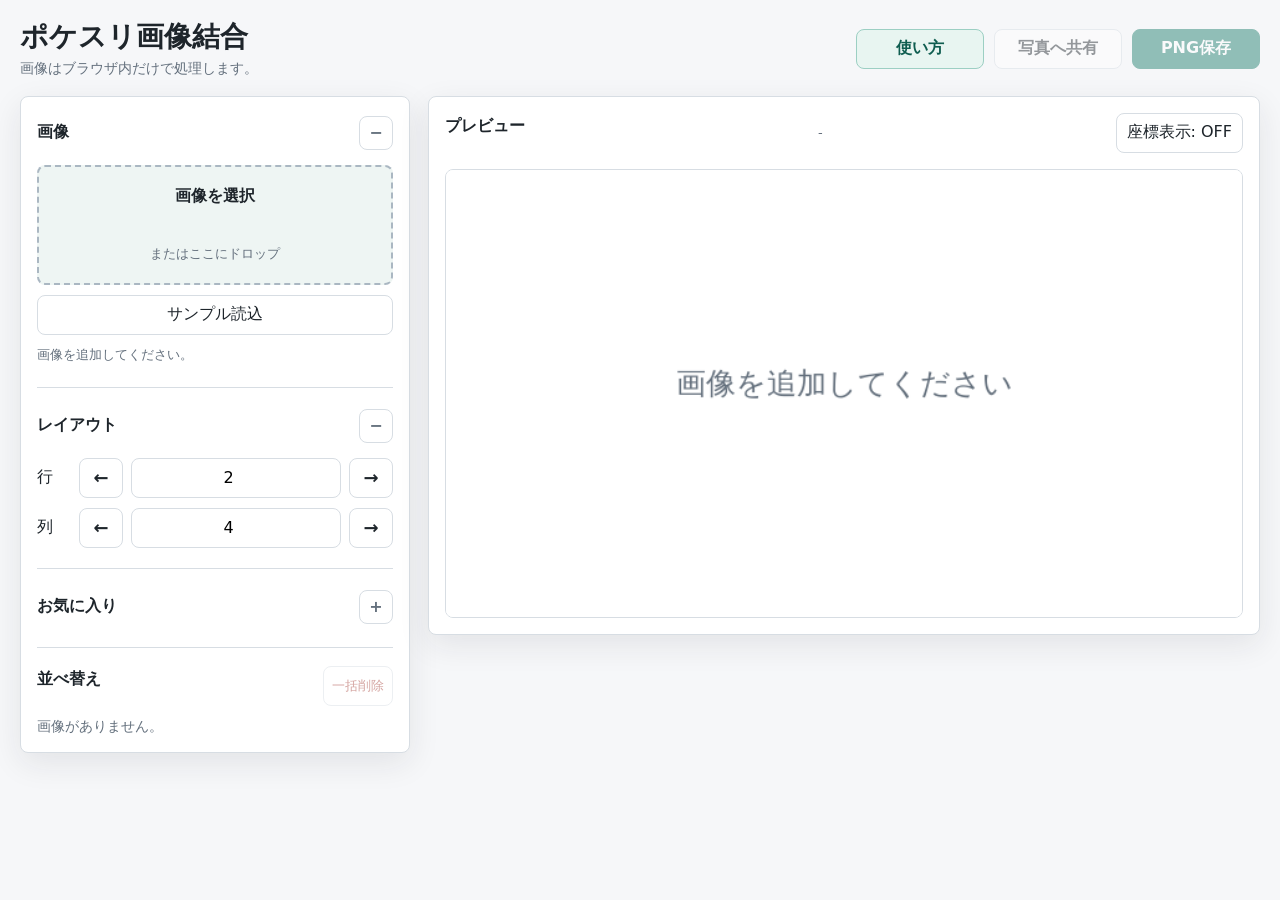
<file: index.html>
<!doctype html>
<html lang="ja">
  <head>
    <meta charset="utf-8">
    <meta name="viewport" content="width=device-width, initial-scale=1">
    <title>ポケスリ画像結合</title>
    <link rel="stylesheet" href="./styles.css">
  </head>
  <body>
    <main class="app-shell">
      <header class="app-header">
        <div>
          <h1>ポケスリ画像結合</h1>
          <p>画像はブラウザ内だけで処理します。</p>
        </div>
        <div class="header-actions">
          <a class="secondary-button header-link header-button help-button" href="./usage.html">使い方</a>
          <button id="shareButton" class="secondary-button header-button" type="button" disabled>写真へ共有</button>
          <button id="downloadButton" class="primary-button header-button" type="button" disabled>PNG保存</button>
        </div>
      </header>

      <section class="workspace">
        <div class="control-panel">
          <section class="panel-section collapsible-section" data-collapsible="images">
            <button class="section-toggle" type="button" data-collapse-toggle="images" aria-expanded="true">画像</button>
            <div class="section-body">
              <label class="drop-zone" id="dropZone">
                <input id="fileInput" type="file" accept="image/*" multiple>
                <span>画像を選択</span>
                <small>またはここにドロップ</small>
              </label>
              <button id="sampleButton" class="secondary-button" type="button">サンプル読込</button>
              <p id="statusText" class="status-text">画像を追加してください。</p>
            </div>
          </section>

          <section class="panel-section collapsible-section" data-collapsible="layout">
            <button class="section-toggle" type="button" data-collapse-toggle="layout" aria-expanded="true">レイアウト</button>
            <div class="section-body">
              <div class="stepper-row">
                <span>行</span>
                <button class="icon-button" type="button" data-step-target="rows" data-step="-1" aria-label="行を減らす">←</button>
                <input id="rowsInput" class="number-input" type="number" min="1" max="99" value="2" inputmode="numeric">
                <button class="icon-button" type="button" data-step-target="rows" data-step="1" aria-label="行を増やす">→</button>
              </div>
              <div class="stepper-row">
                <span>列</span>
                <button class="icon-button" type="button" data-step-target="cols" data-step="-1" aria-label="列を減らす">←</button>
                <input id="colsInput" class="number-input" type="number" min="1" max="99" value="4" inputmode="numeric">
                <button class="icon-button" type="button" data-step-target="cols" data-step="1" aria-label="列を増やす">→</button>
              </div>
            </div>
          </section>

          <section class="panel-section collapsible-section is-collapsed" data-collapsible="favorites">
            <button class="section-toggle" type="button" data-collapse-toggle="favorites" aria-expanded="false">お気に入り</button>
            <div class="section-body">
              <div id="favoriteList" class="favorite-list"></div>
            </div>
          </section>

          <section class="panel-section">
            <div class="panel-heading-row">
              <h2>並べ替え</h2>
              <button id="clearAllButton" class="danger-button compact-danger-button" type="button" disabled>一括削除</button>
            </div>
            <div id="imageList" class="image-list empty-list">画像がありません。</div>
          </section>
        </div>

        <section class="preview-panel">
          <div class="preview-header">
            <h2>プレビュー</h2>
            <span id="previewInfo">-</span>
            <button id="coordinateToggle" class="text-button coordinate-toggle" type="button" aria-pressed="false">座標表示: OFF</button>
          </div>
          <div class="preview-frame">
            <canvas id="previewCanvas"></canvas>
          </div>
        </section>
      </section>
    </main>

    <script src="./app.js"></script>
  </body>
</html>
</file>
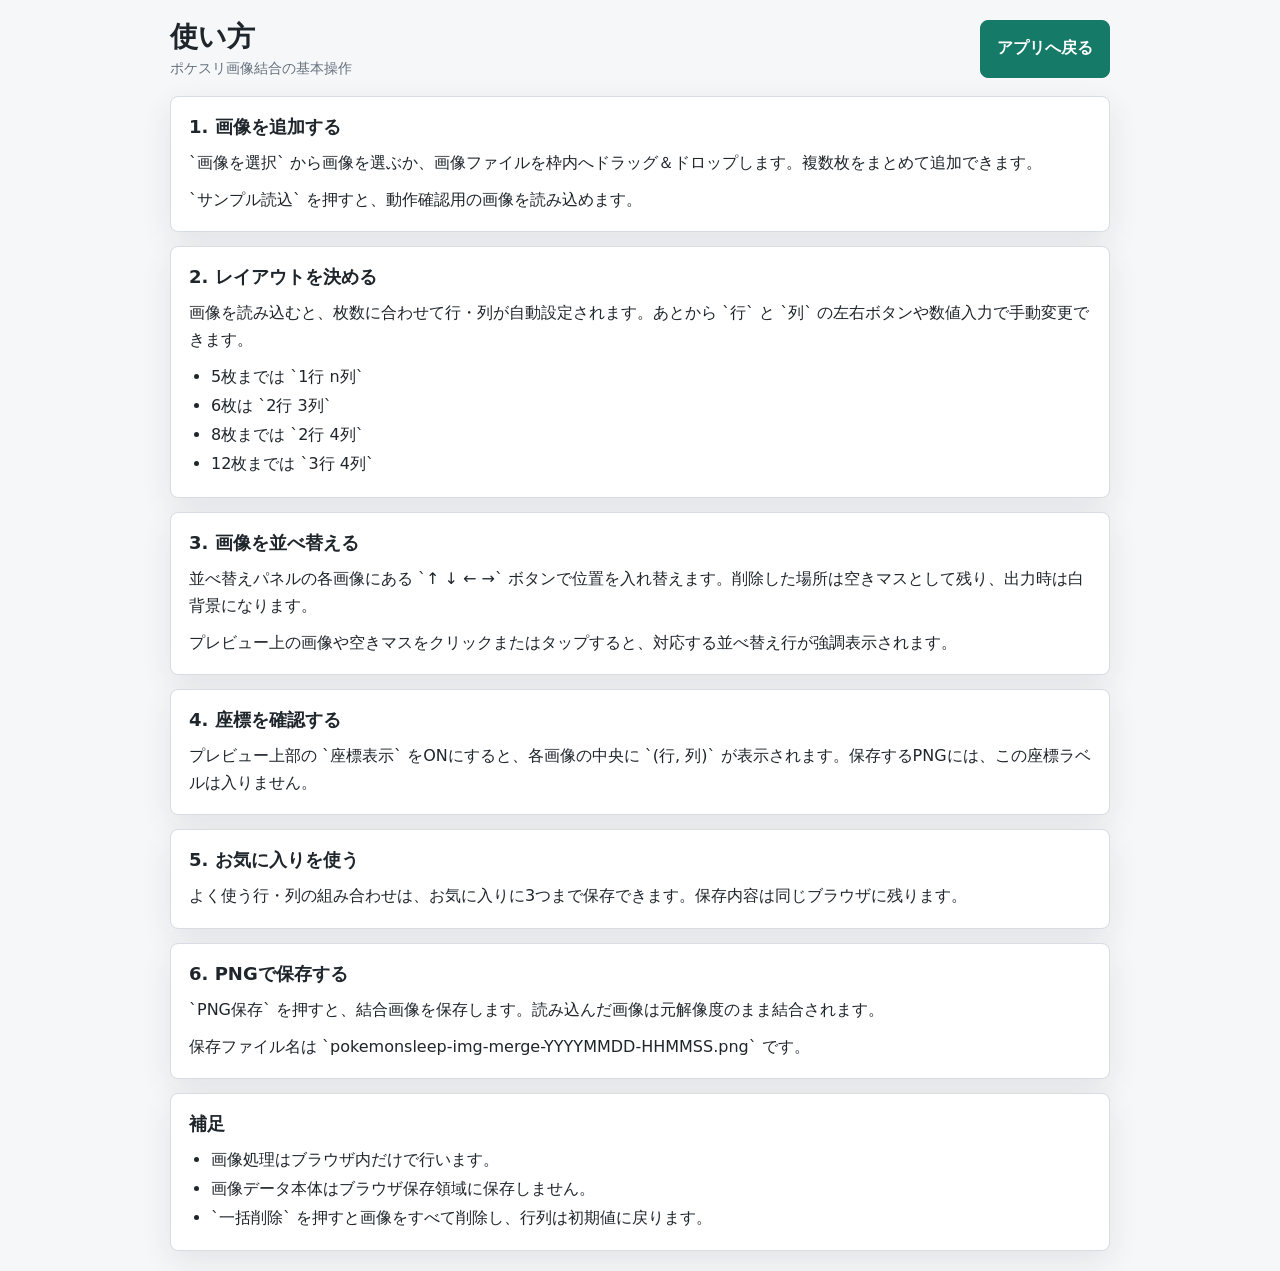
<file: usage.html>
<!doctype html>
<html lang="ja">
  <head>
    <meta charset="utf-8">
    <meta name="viewport" content="width=device-width, initial-scale=1">
    <title>使い方 | ポケスリ画像結合</title>
    <link rel="stylesheet" href="./styles.css">
  </head>
  <body>
    <main class="app-shell usage-shell">
      <header class="app-header usage-header">
        <div>
          <h1>使い方</h1>
          <p>ポケスリ画像結合の基本操作</p>
        </div>
        <a class="primary-button header-link header-button" href="./index.html">アプリへ戻る</a>
      </header>

      <section class="usage-page">
        <section class="usage-section">
          <h2>1. 画像を追加する</h2>
          <p>`画像を選択` から画像を選ぶか、画像ファイルを枠内へドラッグ＆ドロップします。複数枚をまとめて追加できます。</p>
          <p>`サンプル読込` を押すと、動作確認用の画像を読み込めます。</p>
        </section>

        <section class="usage-section">
          <h2>2. レイアウトを決める</h2>
          <p>画像を読み込むと、枚数に合わせて行・列が自動設定されます。あとから `行` と `列` の左右ボタンや数値入力で手動変更できます。</p>
          <ul>
            <li>5枚までは `1行 n列`</li>
            <li>6枚は `2行 3列`</li>
            <li>8枚までは `2行 4列`</li>
            <li>12枚までは `3行 4列`</li>
          </ul>
        </section>

        <section class="usage-section">
          <h2>3. 画像を並べ替える</h2>
          <p>並べ替えパネルの各画像にある `↑ ↓ ← →` ボタンで位置を入れ替えます。削除した場所は空きマスとして残り、出力時は白背景になります。</p>
          <p>プレビュー上の画像や空きマスをクリックまたはタップすると、対応する並べ替え行が強調表示されます。</p>
        </section>

        <section class="usage-section">
          <h2>4. 座標を確認する</h2>
          <p>プレビュー上部の `座標表示` をONにすると、各画像の中央に `(行, 列)` が表示されます。保存するPNGには、この座標ラベルは入りません。</p>
        </section>

        <section class="usage-section">
          <h2>5. お気に入りを使う</h2>
          <p>よく使う行・列の組み合わせは、お気に入りに3つまで保存できます。保存内容は同じブラウザに残ります。</p>
        </section>

        <section class="usage-section">
          <h2>6. PNGで保存する</h2>
          <p>`PNG保存` を押すと、結合画像を保存します。読み込んだ画像は元解像度のまま結合されます。</p>
          <p>保存ファイル名は `pokemonsleep-img-merge-YYYYMMDD-HHMMSS.png` です。</p>
        </section>

        <section class="usage-section">
          <h2>補足</h2>
          <ul>
            <li>画像処理はブラウザ内だけで行います。</li>
            <li>画像データ本体はブラウザ保存領域に保存しません。</li>
            <li>`一括削除` を押すと画像をすべて削除し、行列は初期値に戻ります。</li>
          </ul>
        </section>
      </section>
    </main>
  </body>
</html>
</file>
<file: styles.css>
:root {
  color-scheme: light;
  --bg: #f6f7f9;
  --surface: #ffffff;
  --surface-strong: #eef5f3;
  --text: #1e252b;
  --muted: #64707d;
  --line: #d7dde3;
  --accent: #167a68;
  --accent-dark: #0f5d50;
  --danger: #a33a32;
  --shadow: 0 10px 32px rgba(28, 38, 48, 0.09);
}

* {
  box-sizing: border-box;
}

body {
  margin: 0;
  min-height: 100vh;
  background: var(--bg);
  color: var(--text);
  font-family: system-ui, -apple-system, BlinkMacSystemFont, "Segoe UI", sans-serif;
  letter-spacing: 0;
}

button,
input {
  font: inherit;
}

button {
  cursor: pointer;
}

button:disabled {
  cursor: not-allowed;
  opacity: 0.45;
}

.app-shell {
  width: min(1440px, 100%);
  margin: 0 auto;
  padding: 20px;
}

.app-header {
  display: flex;
  align-items: center;
  justify-content: space-between;
  gap: 16px;
  margin-bottom: 18px;
}

.app-header h1 {
  margin: 0;
  font-size: 28px;
  line-height: 1.2;
}

.app-header p {
  margin: 6px 0 0;
  color: var(--muted);
  font-size: 14px;
}

.workspace {
  display: grid;
  grid-template-columns: 390px minmax(0, 1fr);
  gap: 18px;
  align-items: start;
}

.control-panel,
.preview-panel {
  background: var(--surface);
  border: 1px solid var(--line);
  border-radius: 8px;
  box-shadow: var(--shadow);
}

.control-panel {
  padding: 16px;
}

.panel-section + .panel-section {
  margin-top: 20px;
  padding-top: 18px;
  border-top: 1px solid var(--line);
}


.panel-heading-row {
  display: flex;
  align-items: center;
  justify-content: space-between;
  gap: 10px;
  margin-bottom: 12px;
}

.panel-heading-row h2 {
  margin: 0;
}
.panel-section h2,
.preview-header h2 {
  margin: 0 0 12px;
  font-size: 16px;
  line-height: 1.3;
}


.section-toggle {
  display: flex;
  align-items: center;
  justify-content: space-between;
  width: 100%;
  min-height: 40px;
  border: 0;
  background: transparent;
  color: var(--text);
  padding: 0;
  font-weight: 700;
  text-align: left;
}

.section-toggle::after {
  content: "−";
  display: grid;
  place-items: center;
  width: 32px;
  height: 32px;
  border: 1px solid var(--line);
  border-radius: 8px;
  color: var(--muted);
}

.collapsible-section.is-collapsed .section-toggle::after {
  content: "+";
}

.collapsible-section.is-collapsed .section-body {
  display: none;
}

.section-body {
  margin-top: 12px;
}

.coordinate-toggle {
  min-width: 112px;
  padding: 0 10px;
  white-space: nowrap;
}

.coordinate-toggle[aria-pressed="true"] {
  border-color: var(--accent);
  color: var(--accent-dark);
  font-weight: 700;
}
.drop-zone {
  display: grid;
  place-items: center;
  min-height: 120px;
  border: 2px dashed #aab7c2;
  border-radius: 8px;
  background: var(--surface-strong);
  color: var(--text);
  text-align: center;
  transition: border-color 160ms ease, background 160ms ease;
}

.drop-zone input {
  position: absolute;
  width: 1px;
  height: 1px;
  opacity: 0;
  pointer-events: none;
}

.drop-zone span {
  display: block;
  font-weight: 700;
}

.drop-zone small {
  color: var(--muted);
}

.drop-zone.is-dragging {
  border-color: var(--accent);
  background: #e2f1ed;
}

.primary-button,
.secondary-button,
.text-button,
.danger-button,
.icon-button {
  min-height: 40px;
  border: 1px solid var(--line);
  border-radius: 8px;
  background: var(--surface);
  color: var(--text);
}

.primary-button {
  min-width: 128px;
  border-color: var(--accent);
  background: var(--accent);
  color: #fff;
  font-weight: 700;
}

.primary-button:not(:disabled):hover {
  background: var(--accent-dark);
}

.secondary-button {
  width: 100%;
  margin-top: 10px;
}

.text-button {
  padding: 0 10px;
}

.danger-button {
  padding: 0 10px;
  color: var(--danger);
}

.status-text {
  min-height: 22px;
  margin: 10px 0 0;
  color: var(--muted);
  font-size: 13px;
  line-height: 1.5;
}

.stepper-row {
  display: grid;
  grid-template-columns: 34px 44px minmax(72px, 1fr) 44px;
  gap: 8px;
  align-items: center;
  margin-top: 10px;
}

.icon-button {
  width: 44px;
  padding: 0;
  font-size: 18px;
  font-weight: 700;
}

.number-input {
  width: 100%;
  min-height: 40px;
  border: 1px solid var(--line);
  border-radius: 8px;
  padding: 0 10px;
  text-align: center;
}

.favorite-list {
  display: grid;
  gap: 10px;
}

.favorite-row {
  display: grid;
  grid-template-columns: minmax(72px, 1fr) auto auto auto;
  gap: 8px;
  align-items: center;
}

.favorite-label {
  color: var(--muted);
  font-size: 13px;
}

.compact-danger-button {
  min-width: 54px;
  padding: 0 8px;
  font-size: 13px;
}

.image-list {
  display: grid;
  gap: 10px;
}

.empty-list {
  color: var(--muted);
  font-size: 14px;
}

.image-item {
  display: grid;
  grid-template-columns: 64px minmax(0, 1fr);
  gap: 10px;
  padding: 8px;
  border: 1px solid var(--line);
  border-radius: 8px;
  background: #fbfcfd;
}


.image-item.is-selected {
  border-color: var(--accent);
  background: #e8f5f1;
  box-shadow: 0 0 0 2px rgba(22, 122, 104, 0.18);
}
.image-thumb {
  width: 64px;
  height: 64px;
  border: 1px solid var(--line);
  border-radius: 6px;
  object-fit: cover;
  background: #fff;
}

.empty-thumb {
  display: grid;
  place-items: center;
  background: #fff;
}

.empty-thumb::after {
  content: "空";
  color: var(--muted);
  font-size: 12px;
}

.image-meta {
  min-width: 0;
}

.image-name {
  overflow: hidden;
  text-overflow: ellipsis;
  white-space: nowrap;
  font-size: 13px;
  font-weight: 700;
}

.image-size {
  margin-top: 3px;
  color: var(--muted);
  font-size: 12px;
}

.move-grid {
  display: grid;
  grid-template-columns: repeat(4, 40px) minmax(54px, auto);
  gap: 6px;
  margin-top: 8px;
}

.preview-panel {
  min-width: 0;
  overflow: hidden;
}

.preview-header {
  display: grid;
  grid-template-columns: auto minmax(0, 1fr) auto;
  align-items: center;
  gap: 12px;
  padding: 16px 16px 0;
}

.preview-header span {
  min-width: 0;
  color: var(--muted);
  font-size: 13px;
  text-align: center;
}

.preview-frame {
  margin: 0;
  padding: 16px;
  overflow: auto;
  max-height: calc(100vh - 124px);
}

#previewCanvas {
  display: block;
  width: 100%;
  height: auto;
  max-width: 100%;
  border: 1px solid var(--line);
  border-radius: 8px;
  background: #fff;
  cursor: crosshair;
}

#previewCanvas.is-empty {
  min-height: 280px;
  cursor: default;
}
.header-actions {
  display: flex;
  align-items: center;
  justify-content: flex-end;
  gap: 10px;
}

.header-actions .secondary-button {
  margin-top: 0;
}

.header-button {
  min-width: 128px;
  min-height: 40px;
  border-radius: 8px;
  font-weight: 700;
  padding: 0 16px;
}

.help-button {
  border-color: #9ccfc3;
  background: #e8f5f1;
  color: var(--accent-dark);
}

.help-button:hover {
  border-color: var(--accent);
  background: #d9eee8;
}

.header-link {
  display: inline-grid;
  place-items: center;
  text-decoration: none;
}

.usage-shell {
  max-width: 980px;
}

.usage-header {
  align-items: stretch;
}

.usage-page {
  display: grid;
  gap: 14px;
}

.usage-section {
  background: var(--surface);
  border: 1px solid var(--line);
  border-radius: 8px;
  box-shadow: var(--shadow);
  padding: 18px;
}

.usage-section h2 {
  margin: 0 0 10px;
  font-size: 18px;
}

.usage-section p {
  margin: 0 0 10px;
  color: var(--text);
  line-height: 1.7;
}

.usage-section p:last-child {
  margin-bottom: 0;
}

.usage-section ul {
  margin: 8px 0 0;
  padding-left: 22px;
  line-height: 1.8;
}

@media (max-width: 900px) {
  .app-shell {
    padding: 14px;
  }

  .app-header {
    align-items: stretch;
    flex-direction: column;
  }

  .app-header h1 {
    font-size: 24px;
  }

  .primary-button {
    width: 100%;
  }

  .header-actions {
    width: 100%;
  }

  .header-actions .header-button {
    flex: 1;
    width: auto;
  }

  .workspace {
    grid-template-columns: 1fr;
  }

  .preview-panel {
    order: -1;
  }

  .preview-frame {
    max-height: 70vh;
  }

  .favorite-row {
    grid-template-columns: 1fr 56px 56px 56px;
  }
}

@media (max-width: 460px) {
  .header-actions {
    display: grid;
    grid-template-columns: repeat(3, minmax(0, 1fr));
    gap: 8px;
  }

  .header-actions .header-button {
    min-width: 0;
    min-height: 38px;
    padding: 0 6px;
    font-size: 13px;
  }
  .preview-header {
    grid-template-columns: 1fr auto;
  }

  .preview-header h2 {
    margin-bottom: 0;
  }

  .preview-header span {
    grid-column: 1 / -1;
    grid-row: 2;
    text-align: left;
  }

  .app-shell {
    padding: 10px;
  }

  .control-panel,
  .preview-panel {
    border-radius: 8px;
  }

  .favorite-row {
    grid-template-columns: minmax(64px, 1fr) 52px 52px 52px;
    gap: 6px;
  }

  .favorite-row button {
    width: auto;
    padding: 0 6px;
    font-size: 13px;
  }

  .move-grid {
    grid-template-columns: repeat(4, minmax(36px, 1fr)) minmax(54px, 1.4fr);
  }

  .icon-button {
    width: 100%;
  }

  .usage-section {
    padding: 14px;
  }
}
</file>
